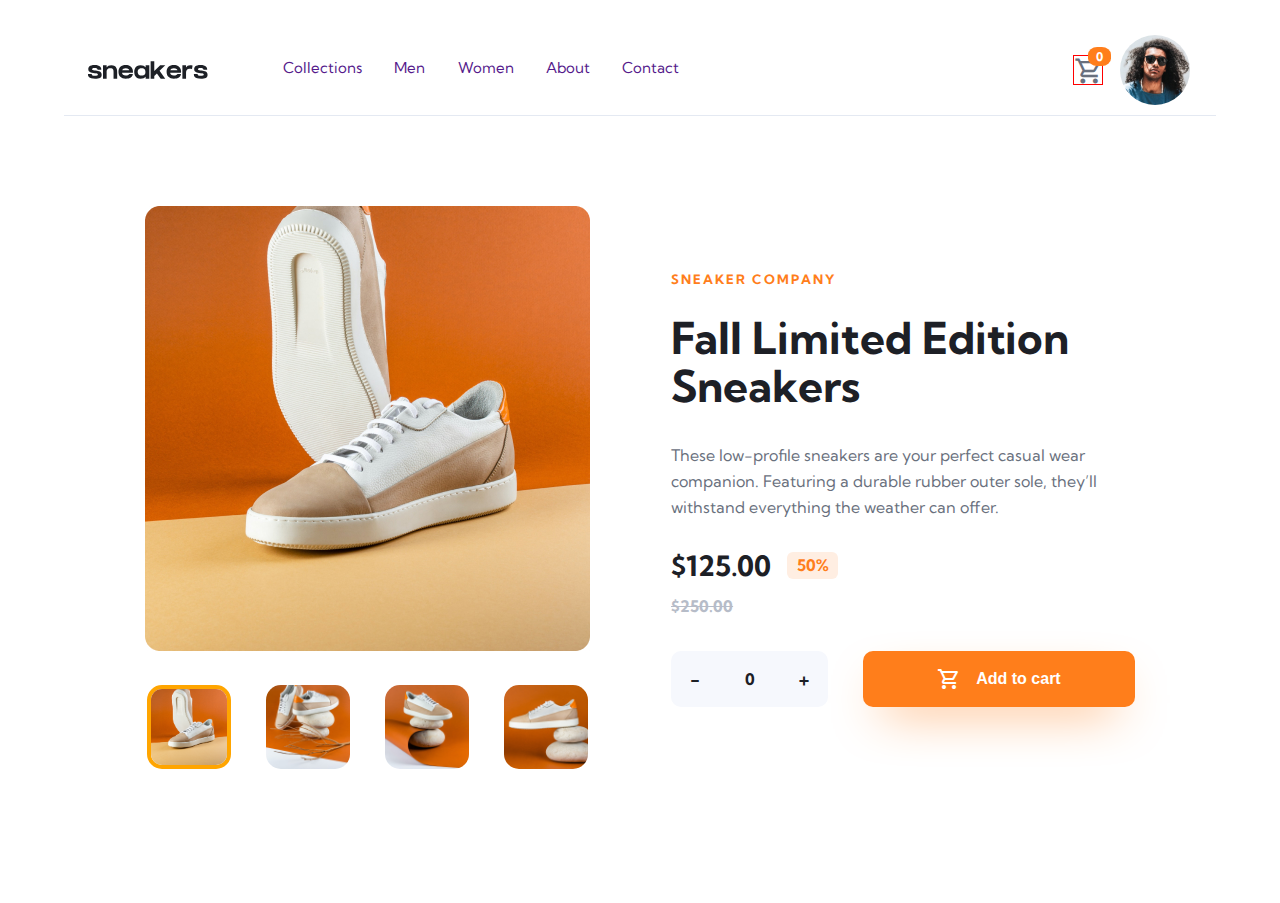
<file: index.html>
<!DOCTYPE html>
<html lang="en">
<head>
    <meta charset="UTF-8">
    <meta name="viewport" content="width=device-width, initial-scale=1.0">
    <link rel="preconnect" href="https://fonts.googleapis.com">
    <link rel="preconnect" href="https://fonts.gstatic.com" crossorigin>
    <link href="https://fonts.googleapis.com/css2?family=Kumbh+Sans:wght@400;700&display=swap" rel="stylesheet">
    <title>Ecommerce</title>
    <link rel="stylesheet" href="./css/styles.css">
    <link rel="stylesheet" href="https://fonts.googleapis.com/css2?family=Material+Symbols+Outlined:opsz,wght,FILL,GRAD@24,400,0,0" />
    <link rel="shortcut icon" href="./img/shopping-cart-flaticon.png" type="image/x-icon">
</head>
<body>
    
    <main class="main">

        <nav class="navbar">
            <button id="button-open" class="button-open"><span class="material-symbols-outlined open">density_medium</span></button>
            
            <div class="navbar__logo">
                <img class="navbar__img" src="./img/logo-sneakers.svg" alt="">
            </div>

            <div class="navbar__items">
                <ul id="items" class="items ">
                    <button id="button-close" class="button-close"><span class="material-symbols-outlined close">close</span></button>
                    <div class="item">
                        <li><a class="item__link" href="">Collections</a></li>
                    </div>
                    <div class="item">
                        <li><a class="item__link" href="">Men</a></li>
                    </div>
                    <div class="item">
                        <li><a class="item__link" href="">Women</a></li>
                    </div>
                    <div class="item">
                        <li><a class="item__link" href="">About</a></li>
                    </div>
                    <div class="item">
                        <li><a class="item__link" href="">Contact</a></li>
                    </div>
                </ul>
                <div class="profile">
                    <!-- <a id="profile__cart" class="profile__cart" href="">
                        <span class="material-symbols-outlined">shopping_cart</span>
                    </a> -->
                    <div id="profile__cart" class="profile__cart">
                        <span id="carrito" class="material-symbols-outlined">shopping_cart</span>
                        <div id="cantidadCarrito" class="cantidad-carrito">0</div>
                    </div>
                    <a class="profile__photo" href=""><img src="./img/profile.svg" alt=""></a>
                </div>

            </div>

        </nav>

        <div id="cart" class="cart">
            <div class="cart__title">
                <h3>Cart</h3>
            </div>
            <div class="cart__empty">
                <p>Your cart is empty.</p>
            </div>
    
            <div class="cart__buy">
                <div class="buy__content">
                    <div class="buy__img">
                        <img src="./img/shoes2.jpg" alt="">
                    </div>
                    <div class="buy__texts">
                        <p>Fall Limited Edition Sneakers</p>
                        <p>$125.00 x <span id="amount" class="amount">0</span> <span id="totalPrice" class="total-price">$0.00</span></p>
                    </div>
                    <div class="delete-icon" onclick="resetValues()"><span class="material-symbols-outlined">delete</span></div>
                </div>
                <div class="info__button">
                    <button id="checkoutBtn" class="button__cart button__cart--modal" onclick="addToCart()">Checkout</button>
                </div>
            </div>
        </div>

        <div class="hero">
            <div class="hero__imgs">
                <div id="imagen" class="img__xl">
                    <img class="imagen-principal" id="imagen-principal" src="./img/shoes.jpg" alt="">
                </div>
                <div class="btn-container">
                    <button class="btn-slide prevBtn" type="button"><span class="material-symbols-outlined">chevron_left</span></button>
                    <button class="btn-slide nextBtn" type="button"><span class="material-symbols-outlined">chevron_right</span></button>
                </div>
                <div class="imgs__xs">
                    <div class="img__item">
                        <img class="imagen-pequena imagen-pequena--seleccionada" src="./img/shoes.jpg" alt="" onclick="cambiarImagen(this, './img/shoes.jpg')">
                    </div>
                    <div class="img__item">
                        <img class="imagen-pequena" src="./img/shoes2.jpg" alt="" onclick="cambiarImagen(this, './img/shoes2.jpg')">
                    </div>
                    <div class="img__item">
                        <img class="imagen-pequena" src="./img/shoes3.jpg" alt="" onclick="cambiarImagen(this, './img/shoes3.jpg')">
                    </div>
                    <div class="img__item" >
                        <img class="imagen-pequena" src="./img/shoes4.jpg" alt="" onclick="cambiarImagen(this, './img/shoes4.jpg')">
                    </div>
                </div>
                
            </div>

            <div class="hero__info">
                <p class="info__company">Sneaker Company</p>
                <h1 class="info__title">Fall Limited Edition Sneakers</h1>
                <p class="info__paragraph">These low-profile sneakers are your perfect casual wear companion. Featuring a durable rubber outer sole, they’ll withstand everything the weather can offer.</p>
                <div class="info__amount">
                    <div class="info__price">
                        <p>$125.00</p>
                        <span>50%</span>
                    </div>
                    <div class="info__discount">
                        <p class="info__discount">$250.00</p>
                    </div>
                </div>
                <div class="info__cart">
                    <div class="info__counter">
                        <button class="btn decrease" onclick="decreaseQuantity()"><span class="material-symbols-outlined">check_indeterminate_small</span></button>
                        <span id="value">0</span>
                        <button class="btn increase" onclick="increaseQuantity()"><span class="material-symbols-outlined">add</span></button>
                    </div>
                    <div class="info__button">
                        <button class="button__cart" onclick="addToCart()"><span class="material-symbols-outlined">shopping_cart</span>Add to cart</button>
                    </div>
                </div>
            </div>

        </div>

        <div id="overlay"></div>
    </main>





    <script src="./ecommerce.js"></script>
</body>
</html>
</file>
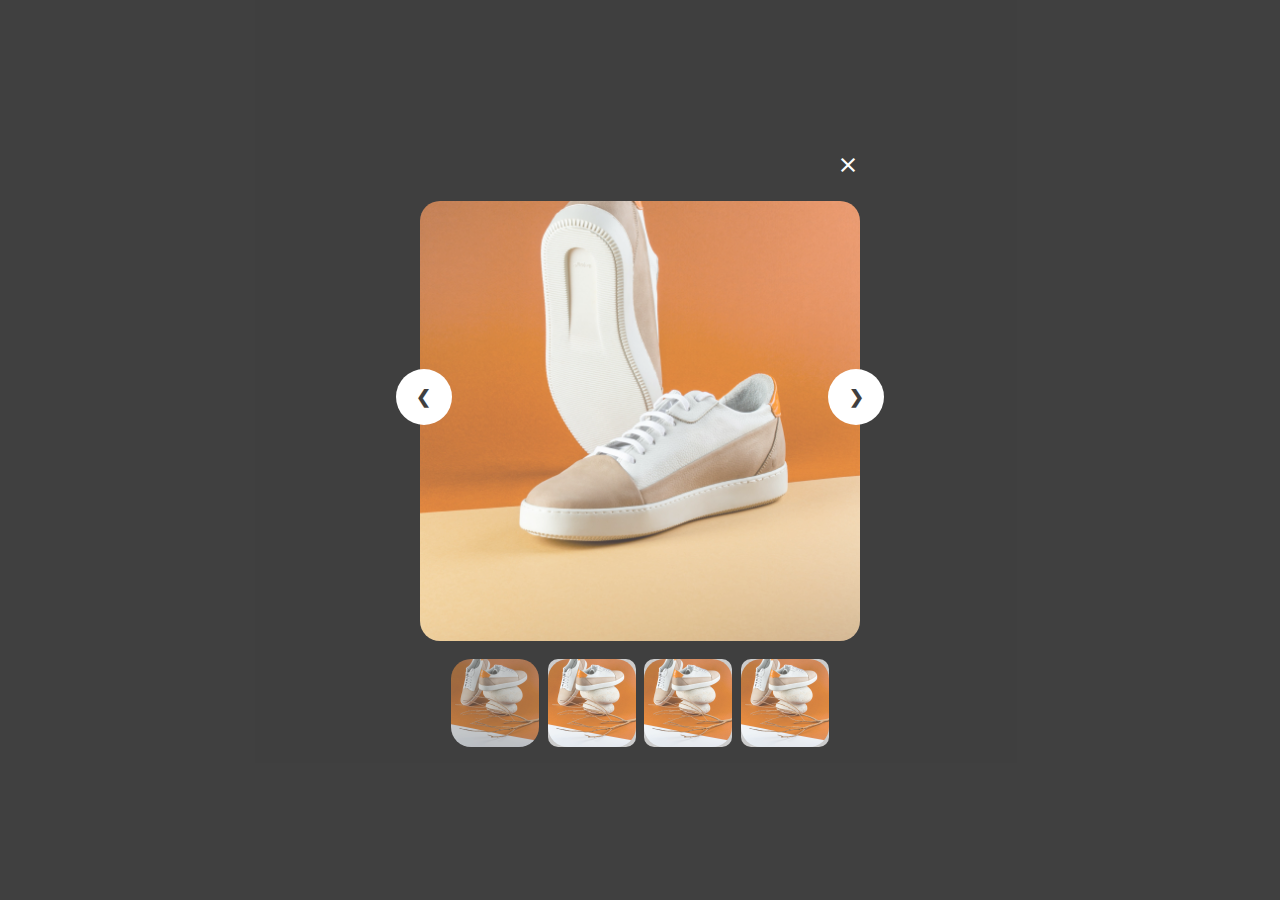
<file: slider.html>
<!DOCTYPE html>
<html lang="en">
  <head>
    <meta charset="UTF-8" />
    <meta name="viewport" content="width=device-width, initial-scale=1.0" />
    <title>slider</title>
    <link rel="stylesheet" href="./slider.css" />
    <link rel="stylesheet" href="https://fonts.googleapis.com/css2?family=Material+Symbols+Outlined:opsz,wght,FILL,GRAD@20..48,100..700,0..1,-50..200" />
  </head>
  <body>

    <div class="container">

      <div class="slideshow-container">
      
        <div id="close" class="close">
          <span class="material-symbols-outlined">
            close
            </span>
        </div>

        <div class="mySlides fade">
          <img class="slides__img" src="./img/shoes.jpg"  />
        </div>
  
        <div class="mySlides fade">
          <img class="slides__img" src="./img/shoes2.jpg"  />
        </div>
  
        <div class="mySlides fade">
          <img class="slides__img" src="./img/shoes3.jpg"  />
        </div>
  
        <div class="mySlides fade">
          <img class="slides__img" src="./img/shoes4.jpg"  />
        </div>
  
        <a class="prev" onclick="plusSlides(-1)">❮</a>
        <a class="next" onclick="plusSlides(1)">❯</a>
      </div>
  
      <br />
  
      <div dot__container style="text-align: center">
        <span class="dot" onclick="currentSlide(1)">
          <img class="slides__img" src="./img/shoes2.jpg" alt="">
        </span>
        <span class="dot" onclick="currentSlide(2)">
          <img class="slides__img" src="./img/shoes2.jpg" alt="">
        </span>
        <span class="dot" onclick="currentSlide(3)">
          <img class="slides__img" src="./img/shoes2.jpg" alt="">
        </span>
        <span class="dot" onclick="currentSlide(4)">
          <img class="slides__img" src="./img/shoes2.jpg" alt="">
        </span>
      </div>

    </div>

    <script src="./slider.js"></script>
  </body>
</html>
</file>
<file: css/styles.css>
/* 
#000000
#FFEEE2
*/
* {
  margin: 0;
  padding: 0;
  box-sizing: border-box;
}

body {
  font-family: "Kumbh Sans", sans-serif;
}

.button-open {
  display: none;
  width: 20px;
  border: none;
  background: transparent;
  color: #69707D;
  margin-right: 16px;
}
@media (max-width: 767px) {
  .button-open {
    display: block;
  }
}
@media (max-width: 395px) {
  .button-open {
    width: 6%;
  }
}
.button-open .open {
  margin-right: 16px;
  font-size: 20px;
}
@media (max-width: 767px) {
  .button-open .open {
    display: block;
  }
}

.button-close {
  display: none;
  border: none;
  color: #69707D;
  background: transparent;
  margin-bottom: 53.78px;
}
@media (max-width: 767px) {
  .button-close {
    display: block;
  }
}
.button-close .close {
  font-size: 20px;
}

.btn {
  border: none;
  background: transparent;
  color: #FF7E1B;
  font-size: 30px;
  cursor: pointer;
}

.info__button {
  width: 272px;
  height: 56px;
}
@media (max-width: 395px) {
  .info__button {
    width: 100%;
  }
}
.info__button .button__cart {
  width: 100%;
  height: 100%;
  border: none;
  border-radius: 10px;
  background: #FF7E1B;
  box-shadow: 0px 20px 50px -20px #FF7E1B;
  cursor: pointer;
  display: flex;
  justify-content: center;
  align-items: center;
  font-size: 16px;
  font-weight: 700;
  line-height: normal;
  font-style: normal;
  color: #FFFFFF;
}
.info__button .button__cart:hover {
  background-color: #FFAB6A;
}
.info__button .button__cart:active {
  transform: scale(0.95);
}
.info__button .button__cart span {
  margin-right: 15px;
}
.info__button .button__cart.button__cart--modal {
  box-shadow: none;
}
@media (max-width: 395px) {
  .info__button .button__cart {
    box-shadow: none;
  }
}

.btn-container {
  display: none;
}
@media (max-width: 395px) {
  .btn-container {
    display: block;
    position: absolute;
    top: 23%;
    left: 50%;
    transform: translate(-50%, -50%);
    display: flex;
    justify-content: space-between;
    width: 100%;
    padding: 0px 16px;
  }
}
.btn-container .btn-slide {
  width: 40px;
  height: 40px;
  border-radius: 50px;
  border: none;
  background: #fff;
  text-align: center;
  display: flex;
  justify-content: center;
  align-items: center;
  color: black;
}

.navbar {
  height: 116px;
  display: flex;
  align-items: center;
  border-bottom: 1.5px solid #E4E9F2;
  margin-bottom: 90px;
  width: 90%;
  padding: 24px 24px 0px 24px;
}
@media (max-width: 767px) {
  .navbar {
    margin-bottom: 0;
    width: 100%;
    padding: 19px 24px 20px 24px;
    height: auto;
  }
}
@media (max-width: 395px) {
  .navbar {
    width: 100%;
    padding: 19px 24px 20px 24px;
    height: auto;
  }
}
.navbar .navbar__logo {
  width: 17.66%;
  height: auto;
}
.navbar .navbar__logo .navbar__img {
  width: 120px;
  height: 30px;
}
@media (max-width: 1024px) {
  .navbar .navbar__logo {
    width: 22%;
  }
  .navbar .navbar__logo .navbar__img {
    width: 120px;
    height: 30px;
  }
}
@media (max-width: 395px) {
  .navbar .navbar__logo {
    width: 35%;
    height: 27px;
  }
  .navbar .navbar__logo .navbar__img {
    width: 100px;
    height: 27px;
  }
}
.navbar .navbar__items {
  width: 82.34%;
  height: 100%;
  display: flex;
  justify-content: space-between;
  align-items: center;
}
@media (max-width: 767px) {
  .navbar .navbar__items {
    justify-content: end;
  }
}
@media (max-width: 395px) {
  .navbar .navbar__items {
    width: 53%;
    z-index: 2;
  }
}
.navbar .navbar__items .items {
  width: 43.6%;
  height: 100%;
  list-style: none;
  display: flex;
  justify-content: space-between;
  align-items: center;
  font-size: 15px;
  font-weight: 400;
  line-height: 26px;
  font-style: normal;
  color: #69707D;
}
@media (max-width: 1024px) {
  .navbar .navbar__items .items {
    width: 60%;
  }
}
@media (max-width: 767px) {
  .navbar .navbar__items .items {
    opacity: 0;
    visibility: hidden;
    position: absolute;
    flex-direction: column;
    top: 0;
    left: 0;
    width: 250px;
    justify-content: normal;
    align-items: start;
    padding: 27px 25px 25px 25px;
    background: #fff;
    box-shadow: 0 0 0 100vmax rgba(0, 0, 0, 0.75);
  }
}
@media (max-width: 395px) {
  .navbar .navbar__items .items {
    padding: 24px 25px 25px 25px;
  }
}
.navbar .navbar__items .items.items--visible {
  opacity: 1;
  visibility: visible;
  display: block;
}
.navbar .navbar__items .items .item {
  height: 100%;
  display: flex;
  align-items: center;
  border-bottom: 4px solid transparent;
}
.navbar .navbar__items .items .item:hover {
  border-bottom: 4px solid orange;
}
.navbar .navbar__items .items .item .item__link {
  text-decoration: none;
}
.navbar .navbar__items .items .item .item__link:hover {
  color: #1D2026;
}
@media (max-width: 767px) {
  .navbar .navbar__items .items .item {
    height: auto;
  }
  .navbar .navbar__items .items .item:not(:last-child) {
    margin-bottom: 20px;
  }
  .navbar .navbar__items .items .item a {
    color: #1D2026;
    font-family: "Kumbh Sans";
    font-size: 18px;
    font-style: normal;
    font-weight: 700;
    line-height: 26px;
  }
}
.navbar .navbar__items .profile {
  width: 13.1%;
  height: auto;
  display: flex;
  align-items: center;
  justify-content: space-between;
}
@media (max-width: 1024px) {
  .navbar .navbar__items .profile {
    width: 20%;
  }
}
@media (max-width: 767px) {
  .navbar .navbar__items .profile {
    width: 15%;
  }
}
@media (max-width: 395px) {
  .navbar .navbar__items .profile {
    width: 40%;
  }
}
.navbar .navbar__items .profile .profile__cart {
  width: 30px;
  height: 30px;
  color: #69707D;
  position: relative;
  border: 1px solid red;
}
.navbar .navbar__items .profile .profile__cart:hover {
  color: #1D2026;
}
@media (max-width: 767px) {
  .navbar .navbar__items .profile .profile__cart {
    width: 20px;
    height: 20px;
  }
}
.navbar .navbar__items .profile .profile__cart span {
  font-size: 30px;
  position: relative;
}
@media (max-width: 767px) {
  .navbar .navbar__items .profile .profile__cart span {
    font-size: 20px;
  }
}
.navbar .navbar__items .profile .profile__cart .cantidad-carrito {
  display: none;
  position: absolute;
  top: -9px;
  right: -9px;
  background-color: #FF7E1B;
  color: white;
  border-radius: 40%;
  width: 23px;
  height: 19px;
  display: flex;
  justify-content: center;
  align-items: center;
  font-size: 12px;
  z-index: 1;
  font-weight: 700;
}
.navbar .navbar__items .profile .profile__photo {
  display: flex;
  align-items: center;
  border-radius: 50px;
  border: 2.5px solid transparent;
}
.navbar .navbar__items .profile .profile__photo:hover {
  border-radius: 50px;
  border: 2.5px solid #FF7E1B;
}
@media (max-width: 767px) {
  .navbar .navbar__items .profile .profile__photo {
    width: 30px;
    height: 30px;
  }
}
.navbar .navbar__items .profile .profile__photo img {
  width: 70px;
  height: 70px;
}
@media (max-width: 1024px) {
  .navbar .navbar__items .profile .profile__photo img {
    width: 50px;
    height: 50px;
  }
}
@media (max-width: 767px) {
  .navbar .navbar__items .profile .profile__photo img {
    width: 30px;
    height: 30px;
  }
}

.cart {
  display: none;
  top: 104px;
  padding: 24px;
  border-radius: 10px;
  background: #FFFFFF;
  box-shadow: 0px 20px 50px -20px rgba(29, 32, 38, 0.5);
  position: absolute;
  height: auto;
  right: 142px;
  width: 35%;
}
@media (max-width: 767px) {
  .cart {
    width: calc(96% - 2px);
    height: 45%;
    right: 40px;
    left: 128px;
    position: initial;
    margin-top: 20px;
    z-index: 1;
  }
}
@media (max-width: 395px) {
  .cart {
    position: absolute;
    height: auto;
    left: 50%;
    transform: translate(-50%, -50%);
    top: 18%;
  }
}
.cart .cart__title {
  width: 100%;
  height: 26.6%;
  border-bottom: 1px solid #E4E9F2;
  margin-bottom: 24px;
}
@media (max-width: 395px) {
  .cart .cart__title {
    margin-bottom: 27px;
  }
  .cart .cart__title h3 {
    font-size: 16px;
  }
}
.cart .cart__empty {
  display: none;
  height: 73.4%;
  width: 100%;
}
.cart .cart__buy {
  width: 100%;
}
.cart .cart__buy .buy__content {
  display: flex;
  margin-bottom: 24px;
  justify-content: space-between;
  align-items: center;
}
.cart .cart__buy .buy__content .buy__img {
  width: 50px;
  height: 50px;
}
@media (max-width: 395px) {
  .cart .cart__buy .buy__content .buy__img img {
    width: 50px;
    height: 50px;
  }
}
.cart .cart__buy .buy__content .buy__texts {
  color: #69707D;
  font-family: "Kumbh Sans";
  font-size: 16px;
  font-style: normal;
  font-weight: 400;
  line-height: 26px;
}
.cart .cart__buy .buy__content .buy__texts .total-price {
  color: #1D2026;
  font-family: "Kumbh Sans";
  font-size: 16px;
  font-style: normal;
  font-weight: 700;
  line-height: 26px;
}
.cart .cart__buy .buy__content .delete-icon {
  color: #C3CAD9;
  cursor: pointer;
}
@media (max-width: 395px) {
  .cart .cart__buy .buy__content .delete-icon span {
    font-size: 18px;
  }
}
.cart .cart__buy .info__button {
  width: 100%;
  height: 56px;
}

.main {
  display: flex;
  flex-direction: column;
  align-items: center;
  position: relative;
  width: 100%;
  height: auto;
  overflow: hidden;
}
.main .hero {
  width: 90%;
  display: flex;
  justify-content: space-evenly;
  height: auto;
  margin-bottom: 132px;
}
@media screen and (min-width: 1441px) {
  .main .hero {
    width: 95%;
  }
}
@media (max-width: 1024px) {
  .main .hero {
    width: 98%;
  }
}
@media (max-width: 767px) {
  .main .hero {
    flex-direction: column;
    align-items: center;
  }
}
@media (max-width: 395px) {
  .main .hero {
    width: 100%;
    margin-bottom: 88px;
  }
}
.main .hero .hero__imgs {
  width: 445px;
  height: auto;
  display: flex;
  flex-direction: column;
  justify-content: space-between;
}
@media screen and (min-width: 1441px) {
  .main .hero .hero__imgs {
    width: 30.27%;
  }
}
@media (max-width: 767px) {
  .main .hero .hero__imgs {
    width: 75%;
  }
}
@media (max-width: 395px) {
  .main .hero .hero__imgs {
    width: 100%;
  }
}
.main .hero .hero__imgs .img__xl {
  width: 100%;
  height: auto;
  cursor: pointer;
}
@media (max-width: 395px) {
  .main .hero .hero__imgs .img__xl {
    position: relative;
  }
}
.main .hero .hero__imgs .img__xl img {
  width: 100%;
}
@media (max-width: 395px) {
  .main .hero .hero__imgs .img__xl img {
    width: 100%;
    height: 300px;
    content: url("../../img/shoes-mobile.jpg");
  }
}
.main .hero .hero__imgs .imgs__xs {
  height: auto;
  width: 100%;
  flex-wrap: wrap;
  cursor: pointer;
  display: flex;
  justify-content: space-between;
  align-items: end;
}
@media (max-width: 395px) {
  .main .hero .hero__imgs .imgs__xs {
    display: none;
  }
}
.main .hero .hero__imgs .imgs__xs .img__item {
  width: 88px;
  height: 88px;
  border-radius: 10px;
  border: 2px solid transparent;
}
.main .hero .hero__imgs .imgs__xs .img__item .imagen-pequena {
  border-radius: 15px;
  transition: opacity 0.3s ease, border-color 0.3s ease;
}
.main .hero .hero__imgs .imgs__xs .img__item .imagen-pequena:hover {
  opacity: 0.4;
}
.main .hero .hero__imgs .imgs__xs .img__item .imagen-pequena.imagen-pequena--seleccionada {
  border: 4px solid orange; /* borde naranja cuando se hace clic en la imagen */
}
.main .hero .hero__info {
  width: 40.27%;
  height: 565px;
  display: flex;
  flex-direction: column;
  justify-content: center;
}
@media screen and (min-width: 1441px) {
  .main .hero .hero__info {
    width: 30.27%;
  }
}
@media (max-width: 767px) {
  .main .hero .hero__info {
    width: 75%;
  }
}
@media (max-width: 395px) {
  .main .hero .hero__info {
    width: 100%;
    height: auto;
    padding: 24px 24px 0 24px;
  }
}
.main .hero .hero__info .info__company {
  letter-spacing: 2px;
  margin-bottom: 27px;
  text-transform: uppercase;
  font-size: 13px;
  font-weight: 700;
  line-height: normal;
  font-style: normal;
  color: #FF7E1B;
}
@media (max-width: 395px) {
  .main .hero .hero__info .info__company {
    font-size: 12px;
    letter-spacing: 1.846px;
  }
}
.main .hero .hero__info .info__title {
  margin-bottom: 32px;
  font-size: 44px;
  font-weight: 700;
  line-height: 48px;
  font-style: normal;
  color: #1D2026;
}
@media (max-width: 395px) {
  .main .hero .hero__info .info__title {
    font-size: 28px;
    line-height: 32px;
  }
}
.main .hero .hero__info .info__paragraph {
  margin-bottom: 28px;
  font-size: 16px;
  font-weight: 400;
  line-height: 26px;
  font-style: normal;
  color: #69707D;
}
@media (max-width: 395px) {
  .main .hero .hero__info .info__paragraph {
    font-size: 15px;
    line-height: 25px;
  }
}
.main .hero .hero__info .info__amount {
  width: 100%;
  display: flex;
  flex-direction: column;
  height: auto;
  margin-bottom: 32px;
}
@media (max-width: 395px) {
  .main .hero .hero__info .info__amount {
    margin-bottom: 24px;
    justify-content: space-between;
    align-items: center;
    flex-direction: initial;
  }
}
.main .hero .hero__info .info__amount .info__price {
  display: flex;
  align-items: center;
  margin-bottom: 10px;
}
@media (max-width: 395px) {
  .main .hero .hero__info .info__amount .info__price {
    margin-bottom: 0px;
  }
}
.main .hero .hero__info .info__amount .info__price p {
  margin-right: 16px;
  font-size: 28px;
  font-weight: 700;
  line-height: normal;
  font-style: normal;
  color: #1D2026;
}
.main .hero .hero__info .info__amount .info__price span {
  width: 51px;
  height: 27px;
  border-radius: 6px;
  background: #FFEEE2;
  display: flex;
  justify-content: center;
  align-items: center;
  font-size: 16px;
  font-weight: 700;
  line-height: normal;
  font-style: normal;
  color: #FF7E1B;
}
.main .hero .hero__info .info__amount .info__discount {
  text-decoration: line-through;
  font-size: 16px;
  font-weight: 700;
  line-height: 26px;
  font-style: normal;
  color: #B6BCC8;
}
.main .hero .hero__info .info__cart {
  width: 100%;
  display: flex;
  justify-content: space-between;
  align-items: center;
}
@media (max-width: 395px) {
  .main .hero .hero__info .info__cart {
    flex-direction: column;
  }
}
.main .hero .hero__info .info__cart .info__counter {
  width: 157px;
  height: 56px;
  margin-right: 16px;
  border-radius: 10px;
  background: #F6F8FD;
  padding: 19px 16px 19px 16px;
  display: flex;
  justify-content: space-between;
  align-items: center;
}
@media (max-width: 395px) {
  .main .hero .hero__info .info__cart .info__counter {
    width: 100%;
    margin-bottom: 16px;
    margin-right: 0px;
  }
}
.main .hero .hero__info .info__cart .info__counter span {
  font-size: 16px;
  font-weight: 700;
  line-height: normal;
  font-style: normal;
  color: #1D2026;
}
.main .hero .hero__info .info__cart .info__counter span:hover {
  color: #FF7E1B;
}

.container {
  border: 1px solid red;
  width: 100%;
  height: 100vh;
  display: flex;
  flex-direction: column;
  justify-content: center;
  align-items: center;
  opacity: 0.75;
  background: #000;
}

.mySlides {
  display: none;
  width: 100%;
  height: auto;
  width: 90%;
}

img {
  vertical-align: middle;
  width: 100%;
  height: auto;
}

.slideshow-container {
  position: relative;
  border: 1px solid red;
  width: 38.19%;
  height: auto;
  display: flex;
  justify-content: center;
  align-items: center;
  flex-direction: column;
}

.close {
  border: 1px solid yellow;
  margin-bottom: 24px;
  width: 90%;
  color: #fff;
  display: flex;
  align-items: center;
  justify-content: end;
  cursor: pointer;
}

.prev,
.next {
  cursor: pointer;
  position: absolute;
  font-weight: bold;
  font-size: 18px;
  transition: 0.6s ease;
  user-select: none;
  width: 56px;
  height: 56px;
  background: #fff;
  color: black;
  border-radius: 50%;
  display: flex;
  text-align: center;
  justify-content: center;
  align-items: center;
}

.prev {
  left: 0;
}

.next {
  right: 0;
}

.prev:hover,
.next:hover {
  color: orangered;
}

.text {
  color: #f2f2f2;
  font-size: 15px;
  padding: 8px 12px;
  position: absolute;
  bottom: 8px;
  width: 100%;
  text-align: center;
}

.numbertext {
  color: #f2f2f2;
  font-size: 12px;
  padding: 8px 12px;
  position: absolute;
  top: 0;
}

.dot__container {
  border: 1px solid green;
}

.dot {
  cursor: pointer;
  margin: 0 2px;
  background-color: #bbb;
  display: inline-block;
  transition: background-color 0.6s ease;
  width: 88px;
  height: 88px;
  border-radius: 10px;
}

.active,
.dot:hover {
  opacity: 0.75;
  background: #000;
}

.fade {
  animation-name: fade;
  animation-duration: 1.5s;
}

@keyframes fade {
  from {
    opacity: 0.4;
  }
  to {
    opacity: 1;
  }
}
@media only screen and (max-width: 300px) {
  .prev,
  .next,
  .text {
    font-size: 11px;
  }
}

/*# sourceMappingURL=styles.css.map */
</file>
<file: slider.css>
* {
  box-sizing: border-box;
}

body {
  font-family: Verdana, sans-serif;
  margin: 0;
}

.container {
  width: 100%;
  height: 100vh;
  display: flex;
  flex-direction: column;
  justify-content: center;
  align-items: center;

  opacity: 0.75;
  background: #000;
}

.mySlides {
  display: none;
  width: 100%;
  height: auto;
  width: 90%;
}

.slides__img {
  vertical-align: middle;
  width: 100%;
  height: auto;
  border-radius: 20px;
}

/* Slideshow container */
.slideshow-container {
  position: relative;
  width: 38.19%;
  height: auto;

  display: flex;
  justify-content: center;
  align-items: center;
  flex-direction: column;
}

.close {
  margin-bottom: 24px;
  width: 90%;
  color: #fff;
  display: flex;
  align-items: center;
  justify-content: end;
  cursor: pointer;
}

.close:hover {
  color: orange;
}

/* Next & previous buttons */
.prev,
.next {
  cursor: pointer;
  position: absolute;
  font-weight: bold;
  font-size: 18px;
  transition: 0.6s ease;
  user-select: none;

  width: 56px;
  height: 56px;
  background: #fff;
  color: black;
  border-radius: 50%;
  display: flex;
  text-align: center;
  justify-content: center;
  align-items: center;
}

/* Position the "next button" to the right */
.prev {
  left: 0;
}
.next {
  right: 0;
}

/* On hover, add a black background color with a little bit see-through */
.prev:hover,
.next:hover {
  color: orange;
}

/* Caption text */
.text {
  color: #f2f2f2;
  font-size: 15px;
  padding: 8px 12px;
  position: absolute;
  bottom: 8px;
  width: 100%;
  text-align: center;
}

/* Number text (1/3 etc) */
.numbertext {
  color: #f2f2f2;
  font-size: 12px;
  padding: 8px 12px;
  position: absolute;
  top: 0;
}


/* The dots/bullets/indicators */
.dot {
  cursor: pointer;
  margin: 0 2px;
  background-color: #bbb;
  display: inline-block;
  transition: background-color 0.6s ease;

  width: 88px;
  height: 88px;
  border-radius: 10px;
}

.active,
.dot:hover {
  opacity: 0.75;
  background: #000;
}

/* Fading animation */
.fade {
  animation-name: fade;
  animation-duration: 1.5s;
}

@keyframes fade {
  from {
    opacity: 0.4;
  }
  to {
    opacity: 1;
  }
}
</file>
